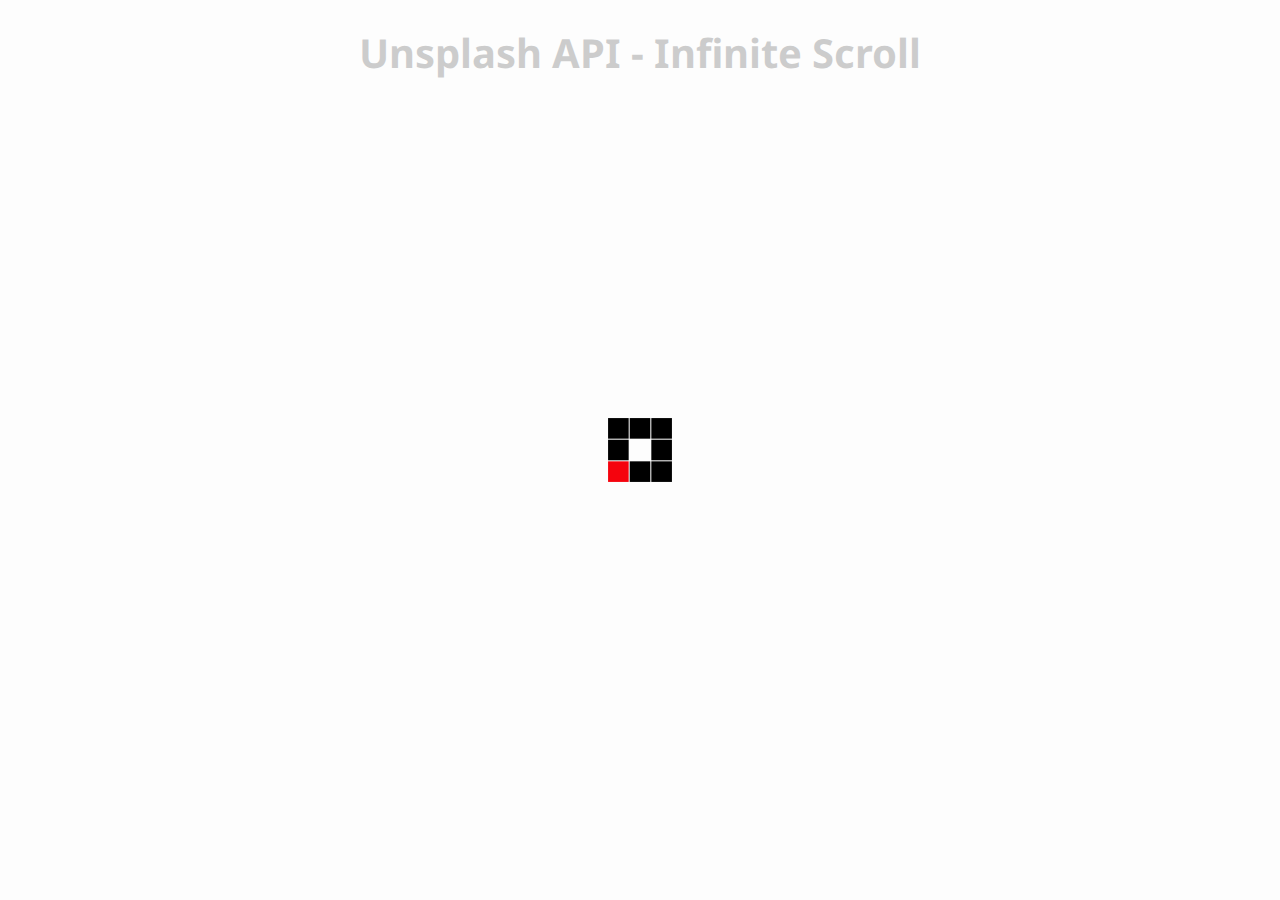
<file: infinity-scroll/index.html>
<!DOCTYPE html>
<html lang="en">
<head>
    <meta charset="UTF-8">
    <meta name="viewport" content="width=device-width, initial-scale=1.0">
    <title>Template</title>
    <link rel="icon" type="image/png" href="favicon.png">
    
    <!-- Old Favicon - Grab Icon From Google (Might be unsupported in the future) -->
    <!-- <link rel="icon" type="image/png" href="https://s2.googleusercontent.com/s2/favicons?domain=jacinto.design"> -->

    <!-- <link rel="stylesheet" href="https://cdnjs.cloudflare.com/ajax/libs/font-awesome/5.10.2/css/all.min.css"/> -->
    <link rel="stylesheet" href="style.css">
</head>
<body>
    <!-- Title -->
    <h1>Unsplash API - Infinite Scroll</h1>
    <!-- Loader -->
    <div class="loader" id="loader">
        <img src="loader.svg" alt="loading">
    </div>
    <!-- Image Container -->
    <div class="image-container" id="image-container">
    </div>
    <!-- Script -->
    <script src="script.js"></script>
</body>
</html>
</file>
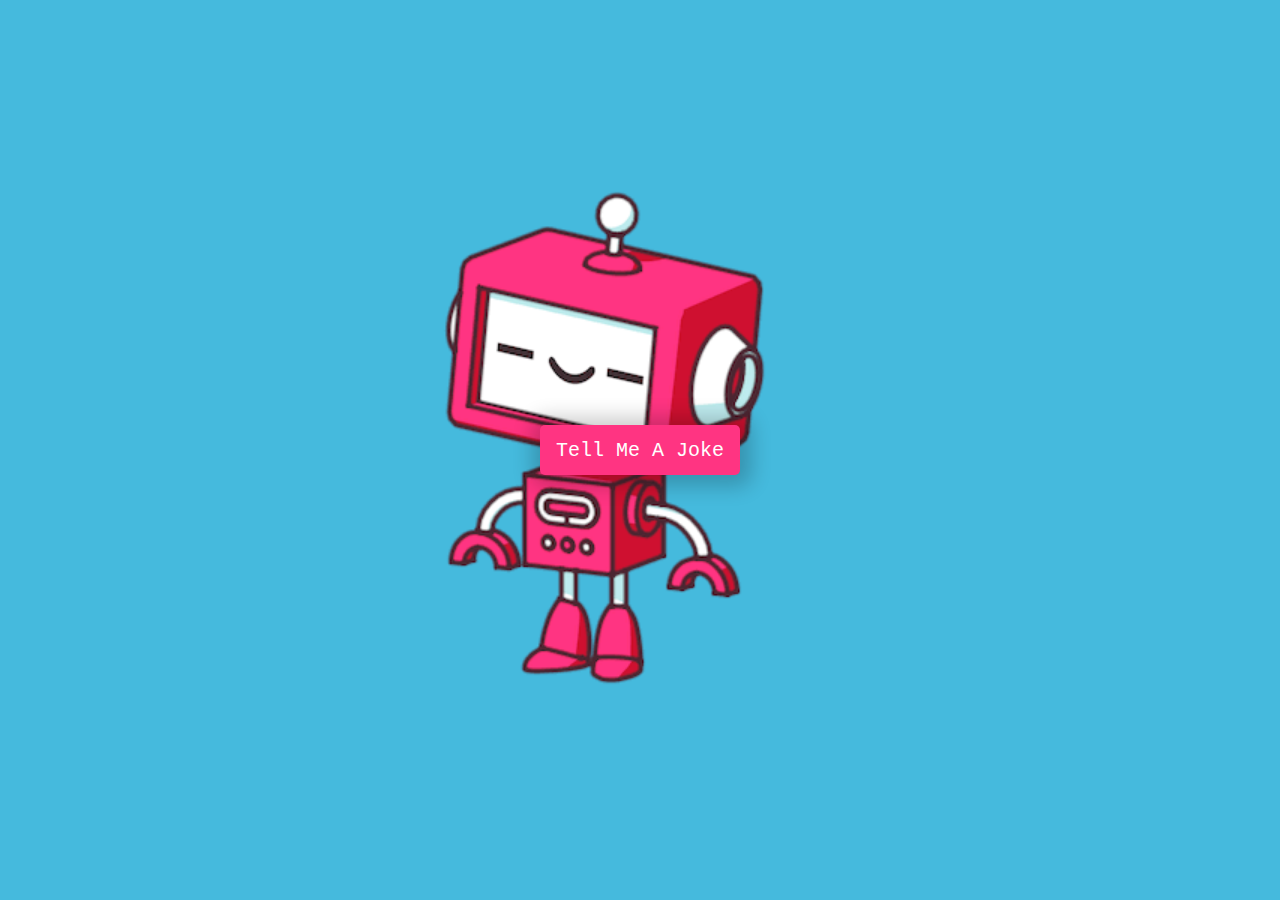
<file: joke-teller/index.html>
<!DOCTYPE html>
<html lang="en">
<head>
    <meta charset="UTF-8">
    <meta name="viewport" content="width=device-width, initial-scale=1.0">
    <title>Joke Teller</title>
    <link rel="icon" type="image/png" href="favicon.png">
    <link rel="stylesheet" href="style.css">
</head>
<body>
    <div class="container">
        <button id="button">Tell Me A Joke</button>
        <audio id="audio" controls hidden></audio>
    </div>
    <!-- Script -->
    <script src="voice.js"></script>
    <script src="script.js"></script>
</body>
</html>
</file>
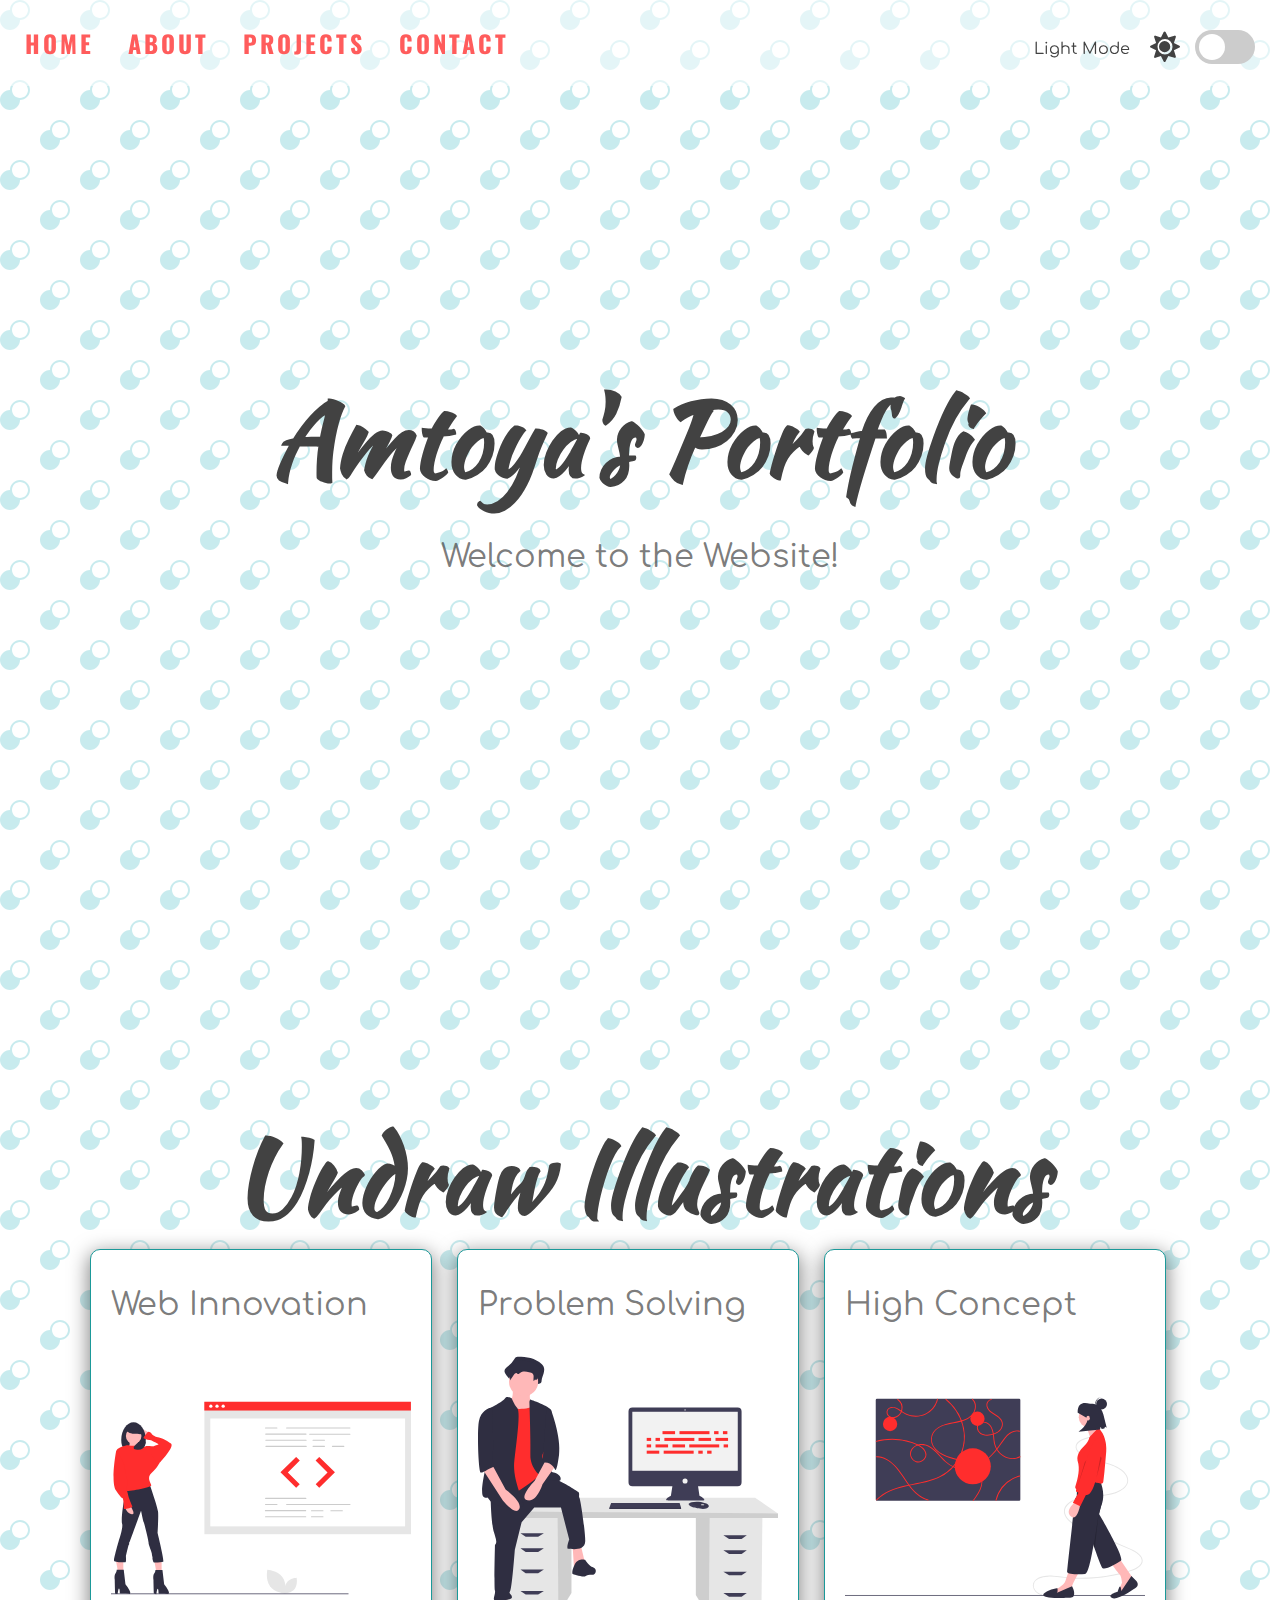
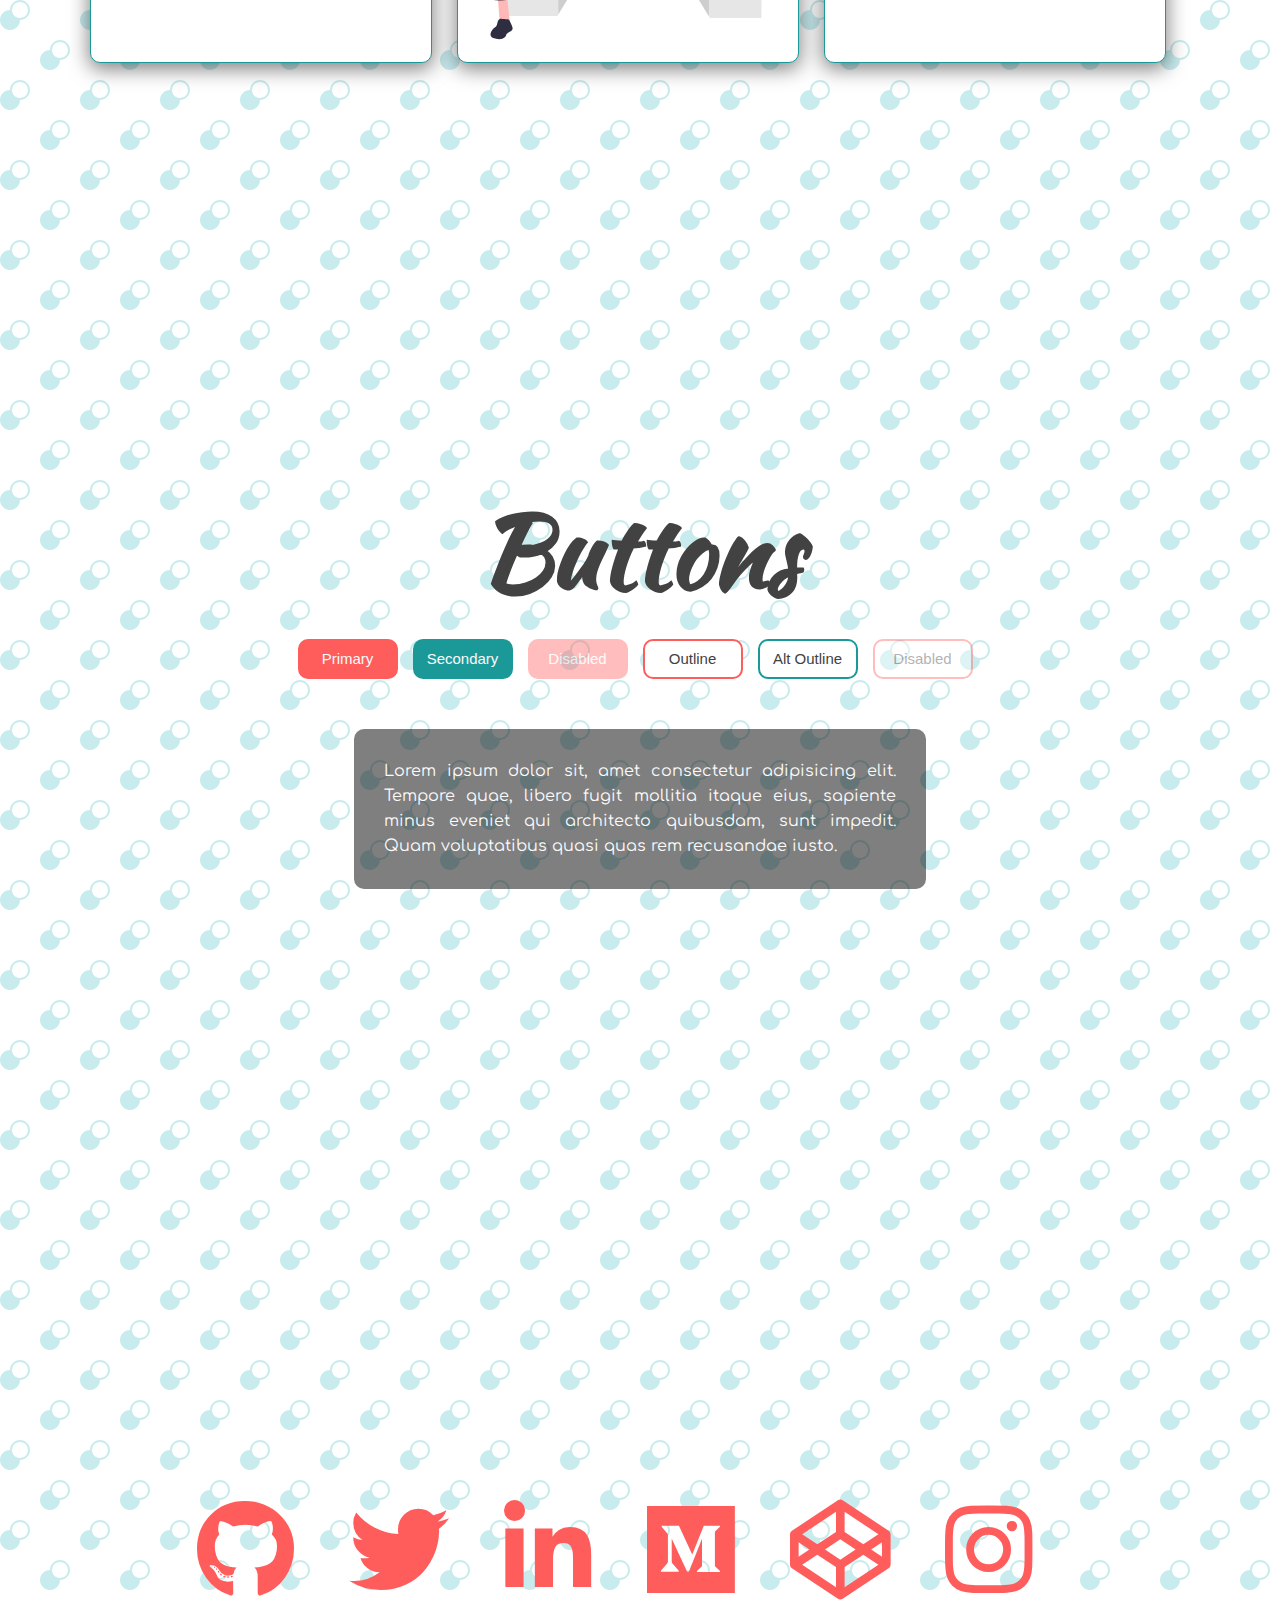
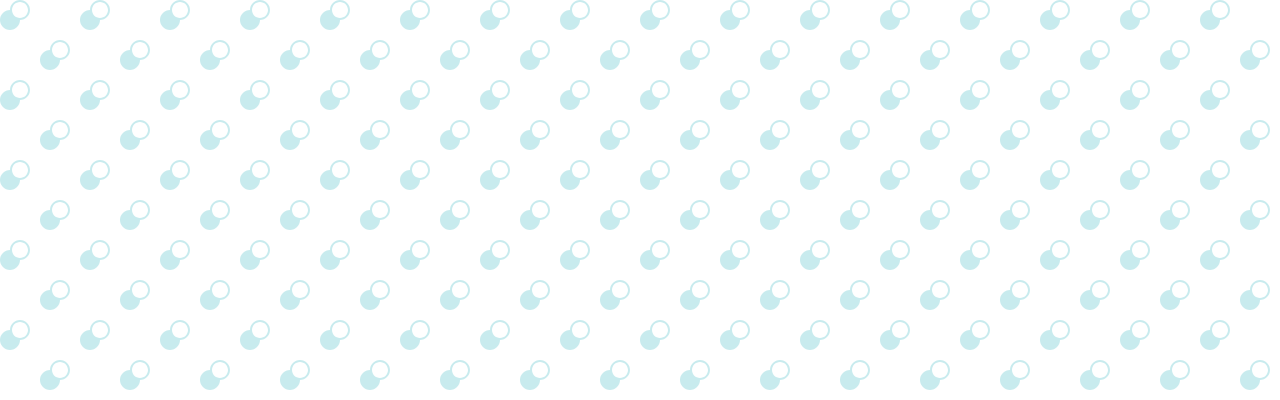
<file: light-dark-mode/index.html>
<!DOCTYPE html>
<html lang="en">
<head>
    <meta charset="UTF-8">
    <meta name="viewport" content="width=device-width, initial-scale=1.0">
    <title>Light Dark Mode</title>
    <link rel="icon" type="image/png" href="favicon.png">
    <link rel="stylesheet" href="https://cdnjs.cloudflare.com/ajax/libs/font-awesome/5.10.2/css/all.min.css"/>
    <link rel="stylesheet" href="style.css">
</head>
<body>
    <!-- Dark Mode Switch -->
    <div class="theme-switch-wrapper">
        <span id="toggle-icon">
            <span class="toggle-text">Light Mode</span>
            <i class="fas fa-sun"></i>
        </span>
        <label class="theme-switch">
            <input type="checkbox">
            <div class="slider round"></div>
        </label>
    </div>
    <!-- Navigation -->
    <nav id="nav">
        <a href="#home">HOME</a>
        <a href="#about">ABOUT</a>
        <a href="#projects">PROJECTS</a>
        <a href="#contact">CONTACT</a>
    </nav>
    <!-- Home Section -->
    <section id="home">
        <div class="title-group">
            <h1>Amtoya's Portfolio</h1>
            <h2>Welcome to the Website!</h2>
        </div>
    </section>
    <!-- About Section -->
    <section id="about">
        <h1>Undraw Illustrations</h1>
        <div class="about-container">
            <div class="image-container">
                <h2>Web Innovation</h2>
                <img src="img/undraw_proud_coder_light.svg" alt="Proud Coder" id="image1">
            </div>
            <div class="image-container">
                <h2>Problem Solving</h2>
                <img src="img/undraw_feeling_proud_light.svg" alt="Problem Solver" id="image2">
            </div>
            <div class="image-container">
                <h2>High Concept</h2>
                <img src="img/undraw_conceptual_idea_light.svg" alt="Conceptual Idea" id="image3">
            </div>
        </div>
    </section>
    <!-- Projects Section -->
    <section id="projects">
        <h1>Buttons</h1>
        <div class="buttons">
            <button class="primary">Primary</button>
            <button class="secondary">Secondary</button>
            <button class="primary" disabled>Disabled</button>
            <button class="outline">Outline</button>
            <button class="secondary outline">Alt Outline</button>
            <button class="outline" disabled>Disabled</button>
        </div>
        <div class="text-box" id="text-box">
            <p>Lorem ipsum dolor sit, amet consectetur adipisicing elit. Tempore quae, libero fugit mollitia itaque eius, sapiente minus eveniet qui architecto quibusdam, sunt impedit. Quam voluptatibus quasi quas rem recusandae iusto.</p>
        </div>
    </section>
    <!-- Contact Section -->
    <section id="contact">
        <div class="social-icons">
            <i class="fab fa-github"></i>
            <i class="fab fa-twitter"></i>
            <i class="fab fa-linkedin-in"></i>
            <i class="fab fa-medium"></i>
            <i class="fab fa-codepen"></i>
            <i class="fab fa-instagram"></i>
        </div>
    </section>
    <!-- Script -->
    <script src="script.js"></script>
</body>
</html>
</file>
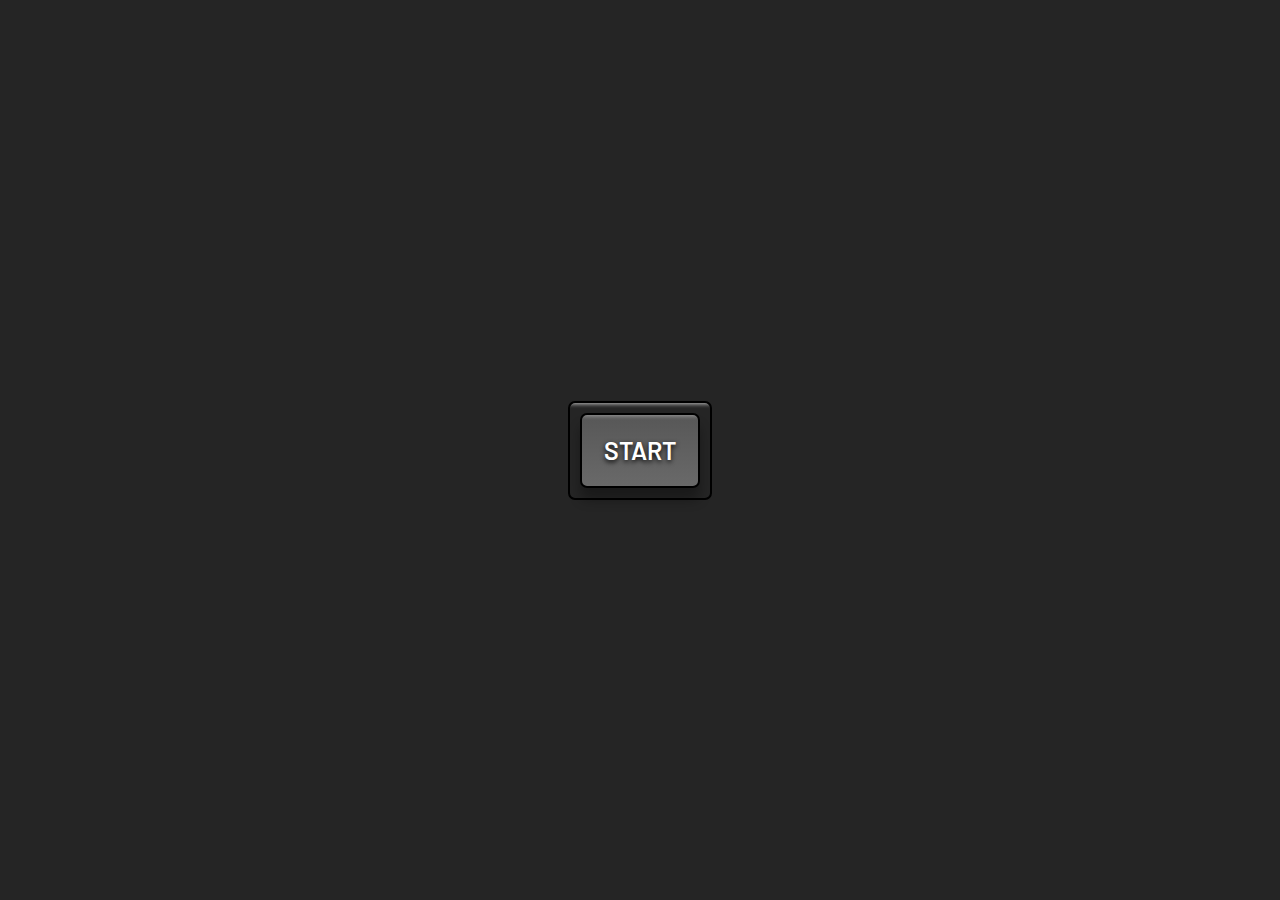
<file: picture-in-picture/index.html>
<!DOCTYPE html>
<html lang="en">
<head>
    <meta charset="UTF-8">
    <meta name="viewport" content="width=device-width, initial-scale=1.0">
    <title>Picture in Picture</title>
    <link rel="icon" type="image/png" href="favicon.png">
    
    <!-- Old Favicon - Grab Icon From Google (Might be unsupported in the future) -->
    <!-- <link rel="icon" type="image/png" href="https://s2.googleusercontent.com/s2/favicons?domain=jacinto.design"> -->

    <link rel="stylesheet" href="style.css">
</head>
<body>
    <!-- video -->
    <video id="video" controls height="360" width="640" hidden></video>
    <!-- Button -->
    <div class="button-container" >
        <button id="button">START</button>
    </div>
    <!-- Script -->
    <script src="script.js"></script>
</body>
</html>
</file>
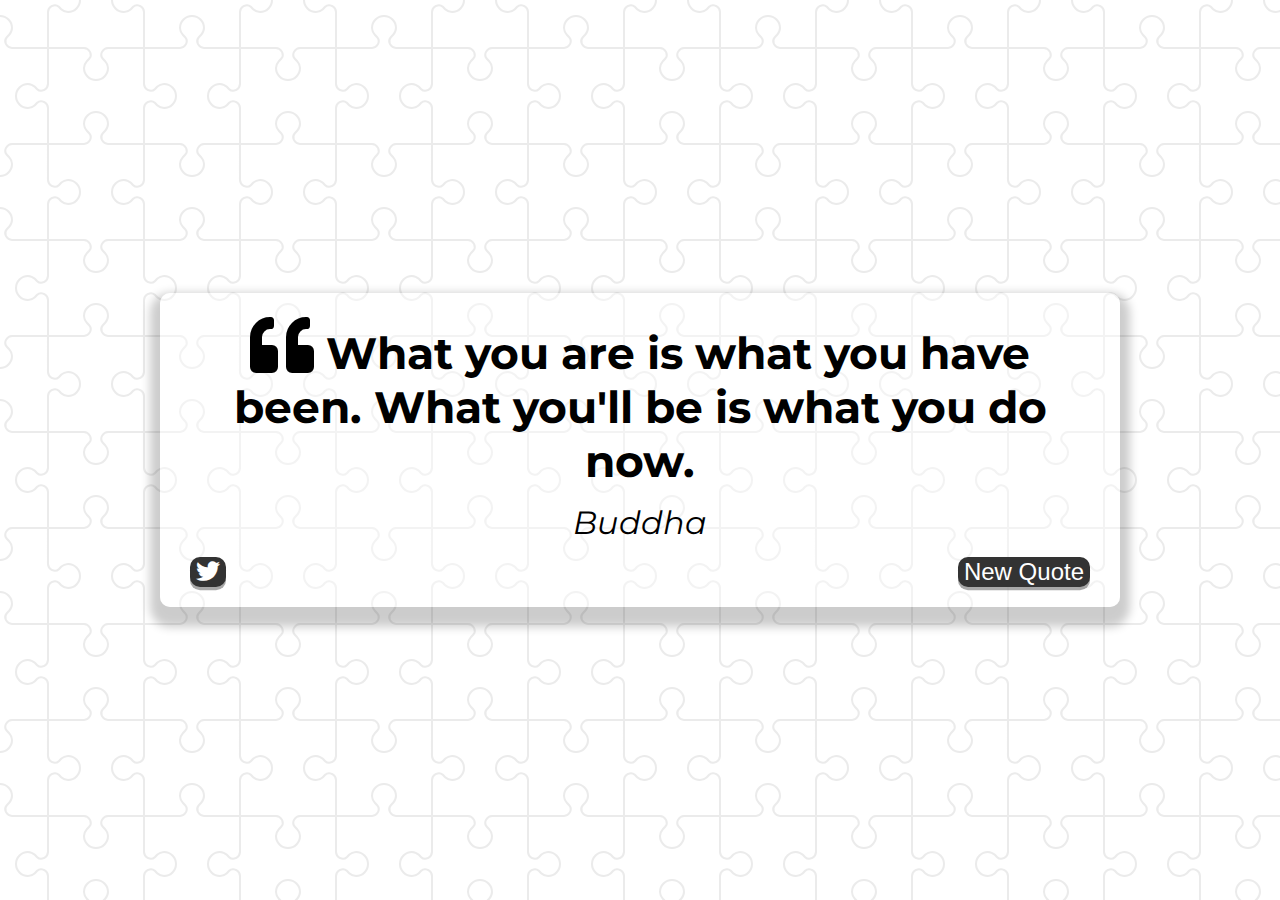
<file: quote-generator/index.html>
<!DOCTYPE html>
<html lang="en">
<head>
    <meta charset="UTF-8">
    <meta name="viewport" content="width=device-width, initial-scale=1.0">
    <title>Quote Generator</title>
    <!--
    <link rel="icon" type="image/png" href="https://google.com/s2/favicons?domain=jacinto.design"/>-->
    <link rel="icon" type="image/png" href="favicon.png">
    <link rel="stylesheet" href="https://cdnjs.cloudflare.com/ajax/libs/font-awesome/5.15.1/css/all.min.css"/>
    <link rel="stylesheet" href="style.css"/>
</head>
<body>
    <div class="quote-container" id="quote-container">
        <!-- Quote -->
        <div class="quote-text">
            <i class="fas fa-quote-left"></i>
            <span id="quote">What you are is what you have been. What you'll be is what you do now.</span>
        </div>
        <!-- Author -->
        <div class="quote-author">
            <div id="author">Buddha</div>
        </div>
        <!-- Buttons -->
        <div class="button-container">
            <button class="twitter-button" id="twitter" title="Tweet This!">
                <i class="fab fa-twitter"></i>
            </button>
            <button id="new-quote">New Quote</button>
        </div>
    </div>
    <!-- Loader -->
    <div class="loader" id="loader"></div>
    <!-- script -->
    <script src="script.js"></script>
</body>
</html>
</file>
<file: infinity-scroll/style.css>
@import url('https://fonts.googleapis.com/css2?family=Noto+Sans&display=swap');

html {
  box-sizing: border-box;
}

body {
  margin: 0;
  font-family: Noto Sans, sans-serif;
  background: whitesmoke;
}

h1 {
  text-align: center;
  margin-top: 25px;
  margin-bottom: 15px;
  font-size: 40px;
}

/*loader*/
.loader {
  position: fixed;
  top: 0;
  bottom: 0;
  left: 0;
  right: 0;
  background: rgba(255,255,255,0.8);
}

.loader img {
  position: fixed;
  top: 50%;
  left: 50%;
  transform: translate(-50%,-50%);
}

/*Image Container*/
.image-container {
  margin: 10px 30%;
}

.image-container img {
  width: 100%;
  margin-top: 5px;
}

/*Media Query: Large Smartpone*/
@media screen and (max-width: 600px) {
  h1 {
    font-size: 20px;
  }

  .image-container {
    margin: 10px;
  }
}
</file>
<file: joke-teller/style.css>
/* ROBOT.GIF from Giphy - https://giphy.com/gifs/robot-cinema-4d-eyedesyn-3o7abtn7DuREEpsyWY */

html {
  box-sizing: border-box;
}

body {
  margin: 0;
  background: #45badd;
}

.container {
  height: 100vh;
  width: 100vw;
  display: flex;
  flex-direction: column;
  justify-content: center;
  align-items: center;
  background: url('./robot.gif');
  background-size: contain;
  background-position: left center;
  background-repeat: no-repeat;
}

button {
  cursor: pointer;
  outline: none;
  width: 200px;
  height: 50px;
  font-family: 'Courier New', Courier, monospace;
  font-size: 20px;
  color: white;
  background: #ff3482;
  border-radius: 5px;
  border: none;
  box-shadow: 2px 2px 20px 10px rgba(0,0,0,0.2);
}

button:hover {
  filter: brightness(95%);
}

button:active {
  transform: scale(0.98);
}

button:disabled {
  cursor: default;
  filter: brightness(20%);
}


/* Media Query: Tablet or Smaller */
@media screen and (max-width: 1000px) {
  .container {
    background-position: center center;
    background-size: cover;
  }

  button {
    box-shadow: 5px 5px 30px 20px rgba(0,0,0,0.5);
  }
  
}
</file>
<file: light-dark-mode/style.css>
@import url('https://fonts.googleapis.com/css2?family=Comfortaa&family=Kaushan+Script&family=Oswald&display=swap');

:root {
  --primary-color: rgb(255, 92, 92);
  --primary-variant: #ff2d2d;
  --secondary-color: #1b9999;
  --on-primary: rgb(250, 250, 250);
  --on-background: rgb(66, 66, 66);
  --on-background-alt: rgba(66, 66, 66, 0.7);
  --background: rgb(255, 255, 255);
  --box-shadow: 0 5px 20px 1px rgba(0, 0, 0, 0.5);
}

[data-theme="dark"] {
  --primary-color: rgb(150, 65, 255);
  --primary-variant: #6c63ff;
  --secondary-color: #03dac5;
  --on-primary: #000;
  --on-background: rgba(255, 255, 255, 0.9);
  --on-background-alt: rgba(255, 255, 255, 0.7);
  --background: #121212;
}

html {
  box-sizing: border-box;
  scroll-behavior: smooth;
}

body {
  margin: 0;
  font-family: comfortaa, sans-serif;
  color: var(--on-background);
  background-color: var(--background);
  background-image: url("data:image/svg+xml,%3Csvg width='80' height='80' viewBox='0 0 80 80' xmlns='http://www.w3.org/2000/svg'%3E%3Cg fill='none' fill-rule='evenodd'%3E%3Cg fill='%2349bdc9' fill-opacity='0.3'%3E%3Cpath d='M50 50c0-5.523 4.477-10 10-10s10 4.477 10 10-4.477 10-10 10c0 5.523-4.477 10-10 10s-10-4.477-10-10 4.477-10 10-10zM10 10c0-5.523 4.477-10 10-10s10 4.477 10 10-4.477 10-10 10c0 5.523-4.477 10-10 10S0 25.523 0 20s4.477-10 10-10zm10 8c4.418 0 8-3.582 8-8s-3.582-8-8-8-8 3.582-8 8 3.582 8 8 8zm40 40c4.418 0 8-3.582 8-8s-3.582-8-8-8-8 3.582-8 8 3.582 8 8 8z' /%3E%3C/g%3E%3C/g%3E%3C/svg%3E");
}

section {
  min-height: 100vh;
  display: flex;
  justify-content: center;
  align-items: center;
  flex-direction: column;
}

h1 {
  font-family: kaushan script, sans-serif;
  font-size: 100px;
  margin-bottom: 0;
}

h2 {
  color: var(--on-background-alt);
  font-size: 32px;
  font-weight: normal;
}

/* Navigation */
nav {
  z-index: 10;
  position: fixed;
  font-family: oswald, sans-serif;
  font-size: 24px;
  letter-spacing: 3px;
  padding: 25px;
  width: 100vw;
  background: rgb(255 255 255 / 50%);
}

a {
  margin-right: 25px;
  color: var(--primary-color);
  text-decoration: none;
  border-bottom: 3px solid transparent;
  font-weight: bold;
}

a:hover,
a:focus {
  color: var(--on-background);
  border-bottom: 3px solid;
}

/* Home Section */
.title-group {
  text-align: center;
}

/* About Section */
.about-container {
  display: flex;
}

.image-container {
  border: 1px solid var(--secondary-color);
  border-radius: 10px;
  padding: 10px 20px;
  margin-right: 25px;
  width: auto;
  background: var(--background);
  box-shadow: var(--box-shadow);
}

img {
  height: 300px;
  width: 300px;
}

/* Projects Section */
.buttons {
  margin-top: 15px;
  margin-bottom: 50px;
}

button {
  min-width: 100px;
  height: 40px;
  cursor: pointer;
  border-radius: 10px;
  margin-right: 10px;
  border: 2px solid var(--primary-color);
  font-size: 15px;
  outline: none;
}

button:disabled {
  opacity: 0.4;
  cursor: default;
}

button:hover:not(.outline) {
  filter: brightness(110%);
}

.primary {
  background: var(--primary-color);
  color: var(--on-primary);
}

.secondary {
  border: 2px solid var(--secondary-color);
}

.secondary,
.secondary:hover,
.outline.secondary:hover {
  background: var(--secondary-color);
  color: var(--on-primary);
}

.outline {
  background: var(--background);
  color: var(--on-background);
}

.outline:hover {
  background: var(--primary-color);
  color: var(--on-primary);
}

.text-box {
  width: 40%;
  text-align: justify;
  background: rgb(0 0 0 / 50%);
  color: var(--on-primary);
  border-radius: 10px;
  padding: 30px;
}

p {
  margin: 0;
  line-height: 25px;
}

/* Contact Section */
.fab {
  font-size: 100px;
  margin-right: 50px;
  cursor: pointer;
  color: var(--primary-color);
}

.fab:hover {
  color: var(--on-background);
}

/* Dark Mode Toggle */
.theme-switch-wrapper {
  display: flex;
  align-items: center;
  z-index: 100;
  position: fixed;
  right: 25px;
  top: 30px;
}

.theme-switch-wrapper span {
  margin-right: 10px;
  font-size: 1rem;
}

.toggle-text {
  position: relative;
  top: -4px;
  right: 5px;
  color: var(--on-background);
}

.theme-switch {
  display: inline-block;
  height: 34px;
  position: relative;
  width: 60px;
}

.theme-switch input {
  display: none;
}

.slider {
  background: #ccc;
  bottom: 0;
  cursor: pointer;
  left: 0;
  position: absolute;
  right: 0;
  top: 0;
  transition: 0.4s;
}

.slider::before {
  background: #fff;
  bottom: 4px;
  content: "";
  height: 26px;
  left: 4px;
  position: absolute;
  transition: 0.4s;
  width: 26px;
}

input:checked + .slider {
  background: var(--primary-color);
}

input:checked + .slider::before {
  transform: translateX(26px);
}

.slider.round {
  border-radius: 34px;
}

.slider.round::before {
  border-radius: 50%;
}

.fas {
  font-size: 30px;
  margin-right: 5px;
}
</file>
<file: picture-in-picture/style.css>
@import url('https://fonts.googleapis.com/css2?family=Barlow:wght@100&display=swap');

html {
  box-sizing: border-box;
}

body {
  margin: 0;
  min-height: 100vh;
  display: flex;
  justify-content: center;
  align-items: center;
  background: rgb(37,37,37);
}

.button-container {
  border: 2px solid black;
  padding: 10px;
  border-radius: 7px;
  box-shadow: inset 0 20px 4px -19px rgba(255,255,255,0.7);
}

button {
  cursor: pointer;
  outline: none;
  width: 120px;
  height: 75px;
  font-family: Barlow, sans-serif;
  font-size: 25px;
  font-weight: 600;
  color: white;
  text-shadow: 0 2px 5px black;
  background: linear-gradient(to top, #696969, #575757);
  border: 2px solid black;
  border-radius: 7px;
  box-shadow: inset 0 20px 4px -19px rgba(255,255,255,0.4), 0 12px 12px 0 rgba(0,0,0,0.3);
}

button:hover {
  background: linear-gradient(to bottom, #696969, #575757);
}

button:active {
  transform: translateY(5px);
  box-shadow: 0 6px 6px 0 rgba(0,0,0,0.3);
}
</file>
<file: quote-generator/style.css>
@import url('https://fonts.googleapis.com/css2?family=Montserrat&display=swap');

html {
    box-sizing: border-box;
}

body {
    margin: 0;
    min-height: 100vh;
    background-color: white;
    background-color: #ffffff;
    background-image: url("data:image/svg+xml,%3Csvg xmlns='http://www.w3.org/2000/svg' width='192' height='192' viewBox='0 0 192 192'%3E%3Cpath fill='%23000000' fill-opacity='0.08' d='M192 15v2a11 11 0 0 0-11 11c0 1.94 1.16 4.75 2.53 6.11l2.36 2.36a6.93 6.93 0 0 1 1.22 7.56l-.43.84a8.08 8.08 0 0 1-6.66 4.13H145v35.02a6.1 6.1 0 0 0 3.03 4.87l.84.43c1.58.79 4 .4 5.24-.85l2.36-2.36a12.04 12.04 0 0 1 7.51-3.11 13 13 0 1 1 .02 26 12 12 0 0 1-7.53-3.11l-2.36-2.36a4.93 4.93 0 0 0-5.24-.85l-.84.43a6.1 6.1 0 0 0-3.03 4.87V143h35.02a8.08 8.08 0 0 1 6.66 4.13l.43.84a6.91 6.91 0 0 1-1.22 7.56l-2.36 2.36A10.06 10.06 0 0 0 181 164a11 11 0 0 0 11 11v2a13 13 0 0 1-13-13 12 12 0 0 1 3.11-7.53l2.36-2.36a4.93 4.93 0 0 0 .85-5.24l-.43-.84a6.1 6.1 0 0 0-4.87-3.03H145v35.02a8.08 8.08 0 0 1-4.13 6.66l-.84.43a6.91 6.91 0 0 1-7.56-1.22l-2.36-2.36A10.06 10.06 0 0 0 124 181a11 11 0 0 0-11 11h-2a13 13 0 0 1 13-13c2.47 0 5.79 1.37 7.53 3.11l2.36 2.36a4.94 4.94 0 0 0 5.24.85l.84-.43a6.1 6.1 0 0 0 3.03-4.87V145h-35.02a8.08 8.08 0 0 1-6.66-4.13l-.43-.84a6.91 6.91 0 0 1 1.22-7.56l2.36-2.36A10.06 10.06 0 0 0 107 124a11 11 0 0 0-22 0c0 1.94 1.16 4.75 2.53 6.11l2.36 2.36a6.93 6.93 0 0 1 1.22 7.56l-.43.84a8.08 8.08 0 0 1-6.66 4.13H49v35.02a6.1 6.1 0 0 0 3.03 4.87l.84.43c1.58.79 4 .4 5.24-.85l2.36-2.36a12.04 12.04 0 0 1 7.51-3.11A13 13 0 0 1 81 192h-2a11 11 0 0 0-11-11c-1.94 0-4.75 1.16-6.11 2.53l-2.36 2.36a6.93 6.93 0 0 1-7.56 1.22l-.84-.43a8.08 8.08 0 0 1-4.13-6.66V145H11.98a6.1 6.1 0 0 0-4.87 3.03l-.43.84c-.79 1.58-.4 4 .85 5.24l2.36 2.36a12.04 12.04 0 0 1 3.11 7.51A13 13 0 0 1 0 177v-2a11 11 0 0 0 11-11c0-1.94-1.16-4.75-2.53-6.11l-2.36-2.36a6.93 6.93 0 0 1-1.22-7.56l.43-.84a8.08 8.08 0 0 1 6.66-4.13H47v-35.02a6.1 6.1 0 0 0-3.03-4.87l-.84-.43c-1.59-.8-4-.4-5.24.85l-2.36 2.36A12 12 0 0 1 28 109a13 13 0 1 1 0-26c2.47 0 5.79 1.37 7.53 3.11l2.36 2.36a4.94 4.94 0 0 0 5.24.85l.84-.43A6.1 6.1 0 0 0 47 84.02V49H11.98a8.08 8.08 0 0 1-6.66-4.13l-.43-.84a6.91 6.91 0 0 1 1.22-7.56l2.36-2.36A10.06 10.06 0 0 0 11 28 11 11 0 0 0 0 17v-2a13 13 0 0 1 13 13c0 2.47-1.37 5.79-3.11 7.53l-2.36 2.36a4.94 4.94 0 0 0-.85 5.24l.43.84A6.1 6.1 0 0 0 11.98 47H47V11.98a8.08 8.08 0 0 1 4.13-6.66l.84-.43a6.91 6.91 0 0 1 7.56 1.22l2.36 2.36A10.06 10.06 0 0 0 68 11 11 11 0 0 0 79 0h2a13 13 0 0 1-13 13 12 12 0 0 1-7.53-3.11l-2.36-2.36a4.93 4.93 0 0 0-5.24-.85l-.84.43A6.1 6.1 0 0 0 49 11.98V47h35.02a8.08 8.08 0 0 1 6.66 4.13l.43.84a6.91 6.91 0 0 1-1.22 7.56l-2.36 2.36A10.06 10.06 0 0 0 85 68a11 11 0 0 0 22 0c0-1.94-1.16-4.75-2.53-6.11l-2.36-2.36a6.93 6.93 0 0 1-1.22-7.56l.43-.84a8.08 8.08 0 0 1 6.66-4.13H143V11.98a6.1 6.1 0 0 0-3.03-4.87l-.84-.43c-1.59-.8-4-.4-5.24.85l-2.36 2.36A12 12 0 0 1 124 13a13 13 0 0 1-13-13h2a11 11 0 0 0 11 11c1.94 0 4.75-1.16 6.11-2.53l2.36-2.36a6.93 6.93 0 0 1 7.56-1.22l.84.43a8.08 8.08 0 0 1 4.13 6.66V47h35.02a6.1 6.1 0 0 0 4.87-3.03l.43-.84c.8-1.59.4-4-.85-5.24l-2.36-2.36A12 12 0 0 1 179 28a13 13 0 0 1 13-13zM84.02 143a6.1 6.1 0 0 0 4.87-3.03l.43-.84c.8-1.59.4-4-.85-5.24l-2.36-2.36A12 12 0 0 1 83 124a13 13 0 1 1 26 0c0 2.47-1.37 5.79-3.11 7.53l-2.36 2.36a4.94 4.94 0 0 0-.85 5.24l.43.84a6.1 6.1 0 0 0 4.87 3.03H143v-35.02a8.08 8.08 0 0 1 4.13-6.66l.84-.43a6.91 6.91 0 0 1 7.56 1.22l2.36 2.36A10.06 10.06 0 0 0 164 107a11 11 0 0 0 0-22c-1.94 0-4.75 1.16-6.11 2.53l-2.36 2.36a6.93 6.93 0 0 1-7.56 1.22l-.84-.43a8.08 8.08 0 0 1-4.13-6.66V49h-35.02a6.1 6.1 0 0 0-4.87 3.03l-.43.84c-.79 1.58-.4 4 .85 5.24l2.36 2.36a12.04 12.04 0 0 1 3.11 7.51A13 13 0 1 1 83 68a12 12 0 0 1 3.11-7.53l2.36-2.36a4.93 4.93 0 0 0 .85-5.24l-.43-.84A6.1 6.1 0 0 0 84.02 49H49v35.02a8.08 8.08 0 0 1-4.13 6.66l-.84.43a6.91 6.91 0 0 1-7.56-1.22l-2.36-2.36A10.06 10.06 0 0 0 28 85a11 11 0 0 0 0 22c1.94 0 4.75-1.16 6.11-2.53l2.36-2.36a6.93 6.93 0 0 1 7.56-1.22l.84.43a8.08 8.08 0 0 1 4.13 6.66V143h35.02z'%3E%3C/path%3E%3C/svg%3E");
    color: black;
    font-family: Montserrat, sans-serif;
    font-weight: 700;
    text-align: center;
    display: flex;
    align-items: center;
    justify-content: center;
}

.quote-container {
    width: auto;
    max-width: 900px;
    padding: 20px 30px;
    border-radius: 10px;
    background-color: rgba(255, 255, 255, 0.4);
    box-shadow: 0 10px 10px 10px rgba(0, 0, 0, 0.2);
}

.quote-text {
    font-size: 2.75rem;
}

.long-quote {
    font-size: 2rem;
}
.fa-quote-left {
    font-size: 4rem;
}

.quote-author {
    margin-top: 15px;
    font-size: 2rem;
    font-weight: 400;
    font-style: italic;
}

.button-container {
    margin-top: 15px;
    display: flex;
    justify-content: space-between;
}

button {
    cursor: pointer;
    font-size: 1.5rem;
    border: none;
    border-radius: 10px;
    color: #fff;
    background: #333;
    outline: none;
    padding: 1rem 2.5 rem;
    box-shadow: 0 0.2rem rgba(121, 121, 121, 0.65);
}

button:hover {
    filter: brightness(120%);
}

button:active {
    transform: translate(0,0.3rem);
    box-shadow: 0 0.1rem rgba(255, 255, 255, 0.65);
}

.twitter-button:hover {
    color: #38a1f3;
}

.fa-twitter {
    font-size: 1.5rem;
}

/*Loader*/
.loader {
    border: 16px solid #f3f3f3;
    border-top: 16px solid #333;
    border-radius: 50%;
    width: 120px;
    height: 120px;
    animation: spin 2s linear infinite;
  }
  
  @keyframes spin {
    0% { transform: rotate(0deg); }
    100% { transform: rotate(360deg); }
  }

/* Media Query: Tablet or Smaller*/
@media screen and (max-width: 1000px) {
    .quote-container {
        margin: auto 10px;
    }

    .quote-text {
        font-size: 2.5rem;
    }

    button {
        font-size: 1rem;
    }
}
</file>
